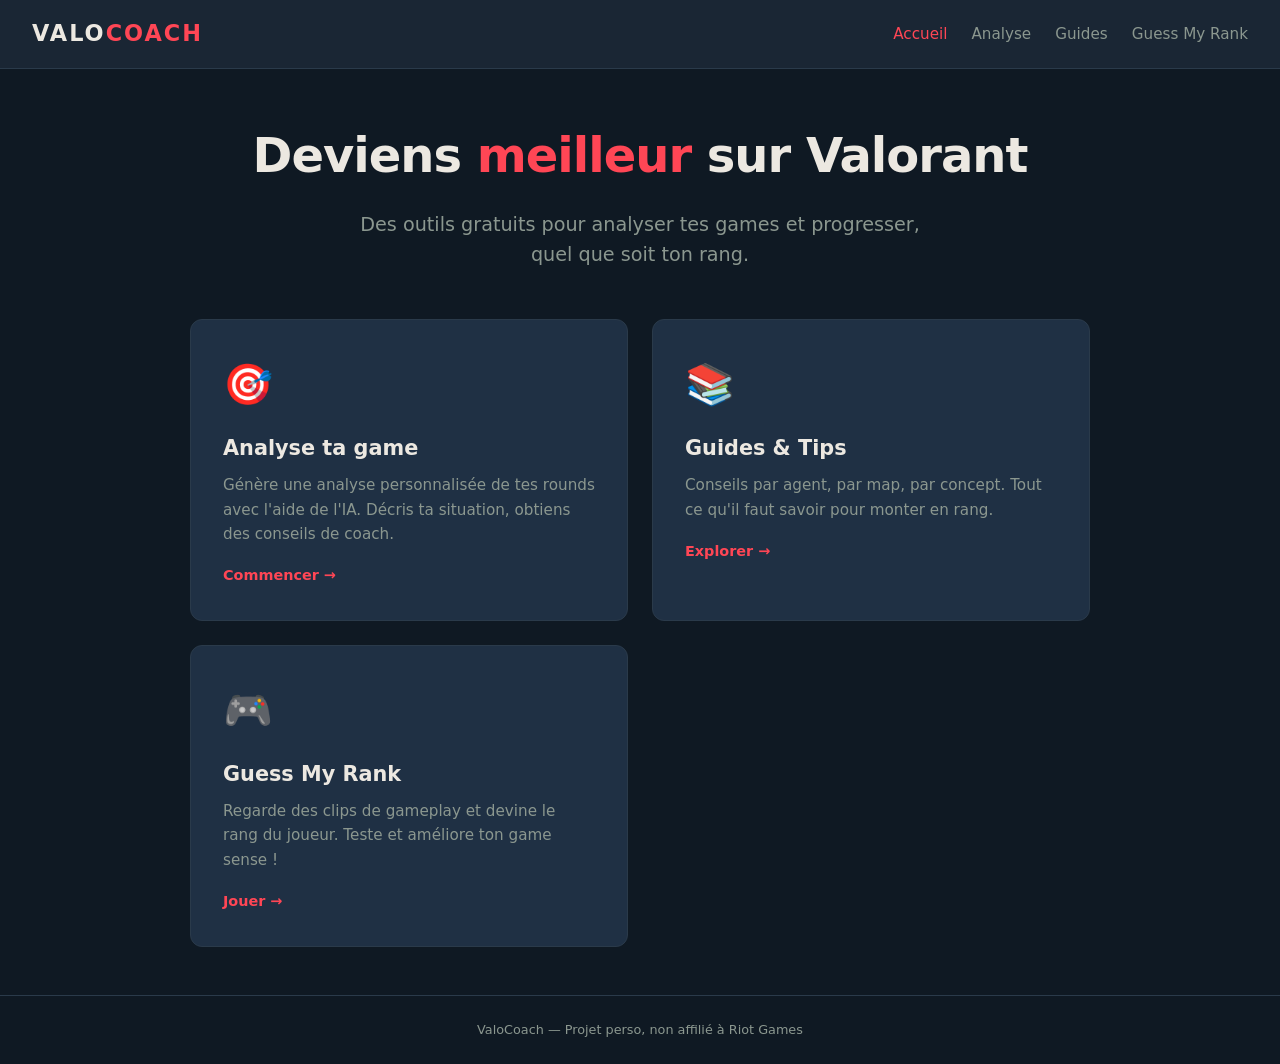
<file: index.html>
<!DOCTYPE html>
<html lang="fr">
<head>
    <meta charset="UTF-8">
    <meta name="viewport" content="width=device-width, initial-scale=1.0">
    <title>ValoCoach — Progresse sur Valorant</title>
    <link rel="stylesheet" href="css/style.css">
</head>
<body>
    <nav class="navbar">
        <a href="index.html" class="nav-logo">VALO<span>COACH</span></a>
        <div class="nav-links">
            <a href="index.html" class="active">Accueil</a>
            <a href="analyze.html">Analyse</a>
            <a href="guides.html">Guides</a>
            <a href="guess-rank.html">Guess My Rank</a>
        </div>
    </nav>

    <main class="hero">
        <div class="hero-content">
            <h1>Deviens <span class="accent">meilleur</span> sur Valorant</h1>
            <p class="hero-subtitle">Des outils gratuits pour analyser tes games et progresser, quel que soit ton rang.</p>
            <div class="hero-cards">
                <a href="analyze.html" class="card">
                    <div class="card-icon">🎯</div>
                    <h2>Analyse ta game</h2>
                    <p>Génère une analyse personnalisée de tes rounds avec l'aide de l'IA. Décris ta situation, obtiens des conseils de coach.</p>
                    <span class="card-cta">Commencer →</span>
                </a>
                <a href="guides.html" class="card">
                    <div class="card-icon">📚</div>
                    <h2>Guides & Tips</h2>
                    <p>Conseils par agent, par map, par concept. Tout ce qu'il faut savoir pour monter en rang.</p>
                    <span class="card-cta">Explorer →</span>
                </a>
                <a href="guess-rank.html" class="card">
                    <div class="card-icon">🎮</div>
                    <h2>Guess My Rank</h2>
                    <p>Regarde des clips de gameplay et devine le rang du joueur. Teste et améliore ton game sense !</p>
                    <span class="card-cta">Jouer →</span>
                </a>
            </div>
        </div>
    </main>

    <footer>
        <p>ValoCoach — Projet perso, non affilié à Riot Games</p>
    </footer>
</body>
</html>
</file>
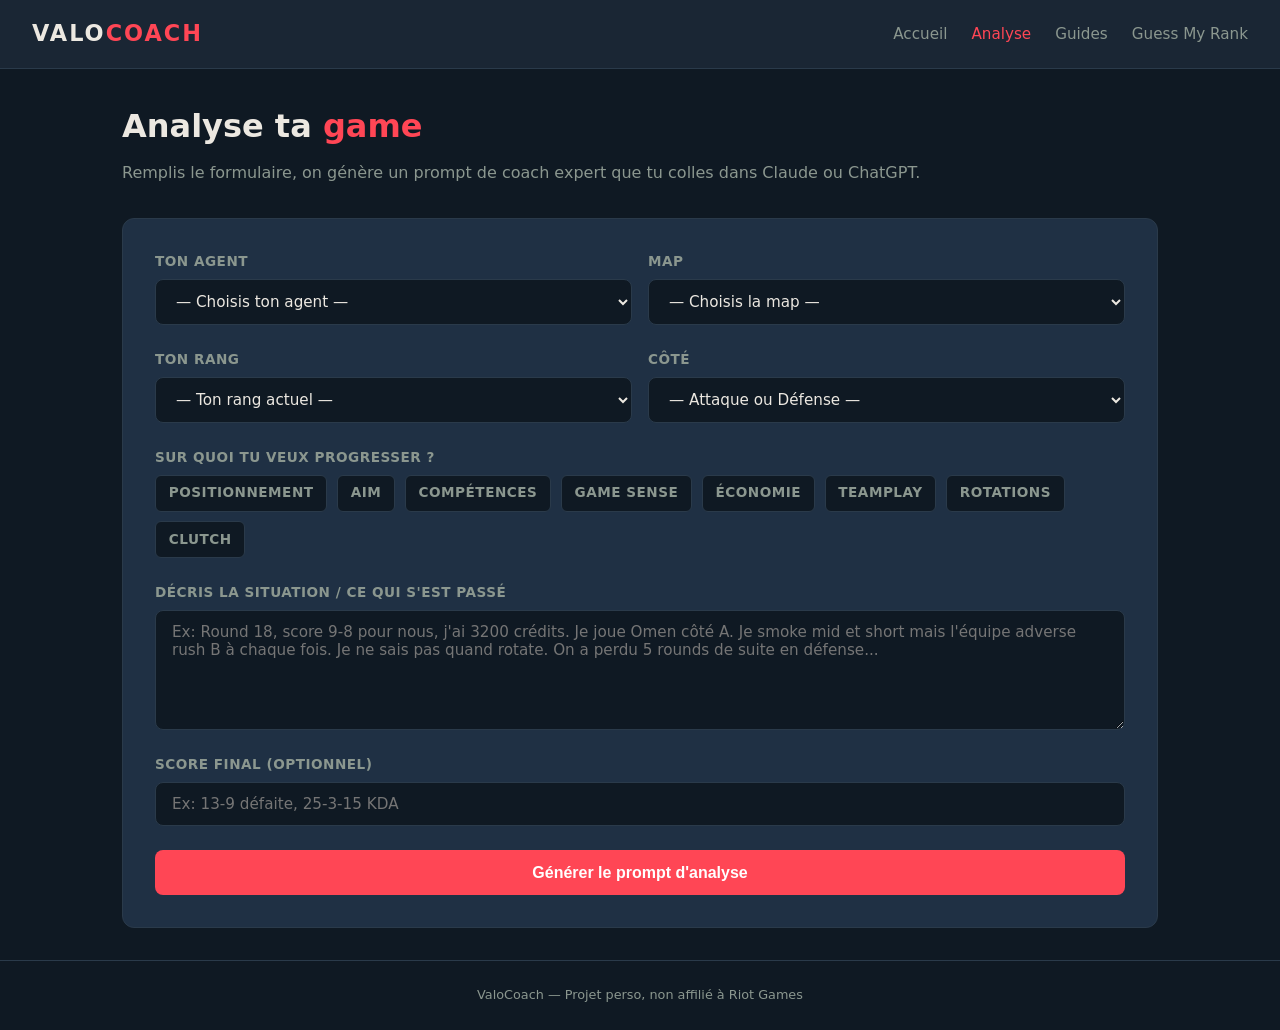
<file: analyze.html>
<!DOCTYPE html>
<html lang="fr">
<head>
    <meta charset="UTF-8">
    <meta name="viewport" content="width=device-width, initial-scale=1.0">
    <title>Analyse ta game — ValoCoach</title>
    <link rel="stylesheet" href="css/style.css">
</head>
<body>
    <nav class="navbar">
        <a href="index.html" class="nav-logo">VALO<span>COACH</span></a>
        <div class="nav-links">
            <a href="index.html">Accueil</a>
            <a href="analyze.html" class="active">Analyse</a>
            <a href="guides.html">Guides</a>
            <a href="guess-rank.html">Guess My Rank</a>
        </div>
    </nav>

    <main class="page">
        <h1>Analyse ta <span class="accent">game</span></h1>
        <p class="page-desc">Remplis le formulaire, on génère un prompt de coach expert que tu colles dans Claude ou ChatGPT.</p>

        <div class="analyze-form">
            <div class="form-row">
                <div class="form-group">
                    <label>Ton agent</label>
                    <select id="agent">
                        <option value="">— Choisis ton agent —</option>
                        <optgroup label="Duellistes">
                            <option>Jett</option>
                            <option>Reyna</option>
                            <option>Raze</option>
                            <option>Phoenix</option>
                            <option>Yoru</option>
                            <option>Neon</option>
                            <option>Iso</option>
                            <option>Waylay</option>
                        </optgroup>
                        <optgroup label="Contrôleurs">
                            <option>Omen</option>
                            <option>Brimstone</option>
                            <option>Astra</option>
                            <option>Viper</option>
                            <option>Harbor</option>
                            <option>Clove</option>
                        </optgroup>
                        <optgroup label="Initiateurs">
                            <option>Sova</option>
                            <option>Breach</option>
                            <option>Skye</option>
                            <option>KAY/O</option>
                            <option>Fade</option>
                            <option>Gekko</option>
                            <option>Tejo</option>
                        </optgroup>
                        <optgroup label="Sentinelles">
                            <option>Killjoy</option>
                            <option>Cypher</option>
                            <option>Sage</option>
                            <option>Chamber</option>
                            <option>Deadlock</option>
                            <option>Vyse</option>
                        </optgroup>
                    </select>
                </div>
                <div class="form-group">
                    <label>Map</label>
                    <select id="map">
                        <option value="">— Choisis la map —</option>
                        <option>Ascent</option>
                        <option>Bind</option>
                        <option>Haven</option>
                        <option>Split</option>
                        <option>Icebox</option>
                        <option>Breeze</option>
                        <option>Fracture</option>
                        <option>Pearl</option>
                        <option>Lotus</option>
                        <option>Sunset</option>
                        <option>Abyss</option>
                    </select>
                </div>
            </div>

            <div class="form-row">
                <div class="form-group">
                    <label>Ton rang</label>
                    <select id="rank">
                        <option value="">— Ton rang actuel —</option>
                        <option>Iron</option>
                        <option>Bronze</option>
                        <option>Silver</option>
                        <option>Gold</option>
                        <option>Platinum</option>
                        <option>Diamond</option>
                        <option>Ascendant</option>
                        <option>Immortal</option>
                        <option>Radiant</option>
                    </select>
                </div>
                <div class="form-group">
                    <label>Côté</label>
                    <select id="side">
                        <option value="">— Attaque ou Défense —</option>
                        <option>Attaque</option>
                        <option>Défense</option>
                        <option>Les deux</option>
                    </select>
                </div>
            </div>

            <div class="form-group">
                <label>Sur quoi tu veux progresser ?</label>
                <div class="checkbox-group" id="focus-areas">
                    <label class="checkbox-label"><input type="checkbox" value="Positionnement"> Positionnement</label>
                    <label class="checkbox-label"><input type="checkbox" value="Aim / Crosshair placement"> Aim</label>
                    <label class="checkbox-label"><input type="checkbox" value="Utilisation des compétences"> Compétences</label>
                    <label class="checkbox-label"><input type="checkbox" value="Game sense / Lecture du jeu"> Game sense</label>
                    <label class="checkbox-label"><input type="checkbox" value="Économie (achat/save)"> Économie</label>
                    <label class="checkbox-label"><input type="checkbox" value="Communication et teamplay"> Teamplay</label>
                    <label class="checkbox-label"><input type="checkbox" value="Rotations et timing"> Rotations</label>
                    <label class="checkbox-label"><input type="checkbox" value="Clutch et post-plant"> Clutch</label>
                </div>
            </div>

            <div class="form-group">
                <label>Décris la situation / ce qui s'est passé</label>
                <textarea id="situation" placeholder="Ex: Round 18, score 9-8 pour nous, j'ai 3200 crédits. Je joue Omen côté A. Je smoke mid et short mais l'équipe adverse rush B à chaque fois. Je ne sais pas quand rotate. On a perdu 5 rounds de suite en défense..."></textarea>
            </div>

            <div class="form-group">
                <label>Score final (optionnel)</label>
                <input type="text" id="score" placeholder="Ex: 13-9 défaite, 25-3-15 KDA">
            </div>

            <button class="btn" onclick="generatePrompt()">Générer le prompt d'analyse</button>
        </div>

        <div class="prompt-output" id="prompt-output">
            <h2>Ton prompt de coach est prêt</h2>
            <p class="page-desc">Copie ce texte et colle-le dans <a href="https://claude.ai" target="_blank" style="color: var(--accent);">Claude.ai</a> ou <a href="https://chat.openai.com" target="_blank" style="color: var(--accent);">ChatGPT</a> pour obtenir ton analyse.</p>
            <div class="prompt-box" id="prompt-text"></div>
            <div class="prompt-actions">
                <button class="btn btn-copy" onclick="copyPrompt()">Copier le prompt</button>
                <span class="copy-feedback" id="copy-feedback">✓ Copié !</span>
            </div>
        </div>
    </main>

    <footer>
        <p>ValoCoach — Projet perso, non affilié à Riot Games</p>
    </footer>

    <script src="js/analyze.js"></script>
</body>
</html>
</file>
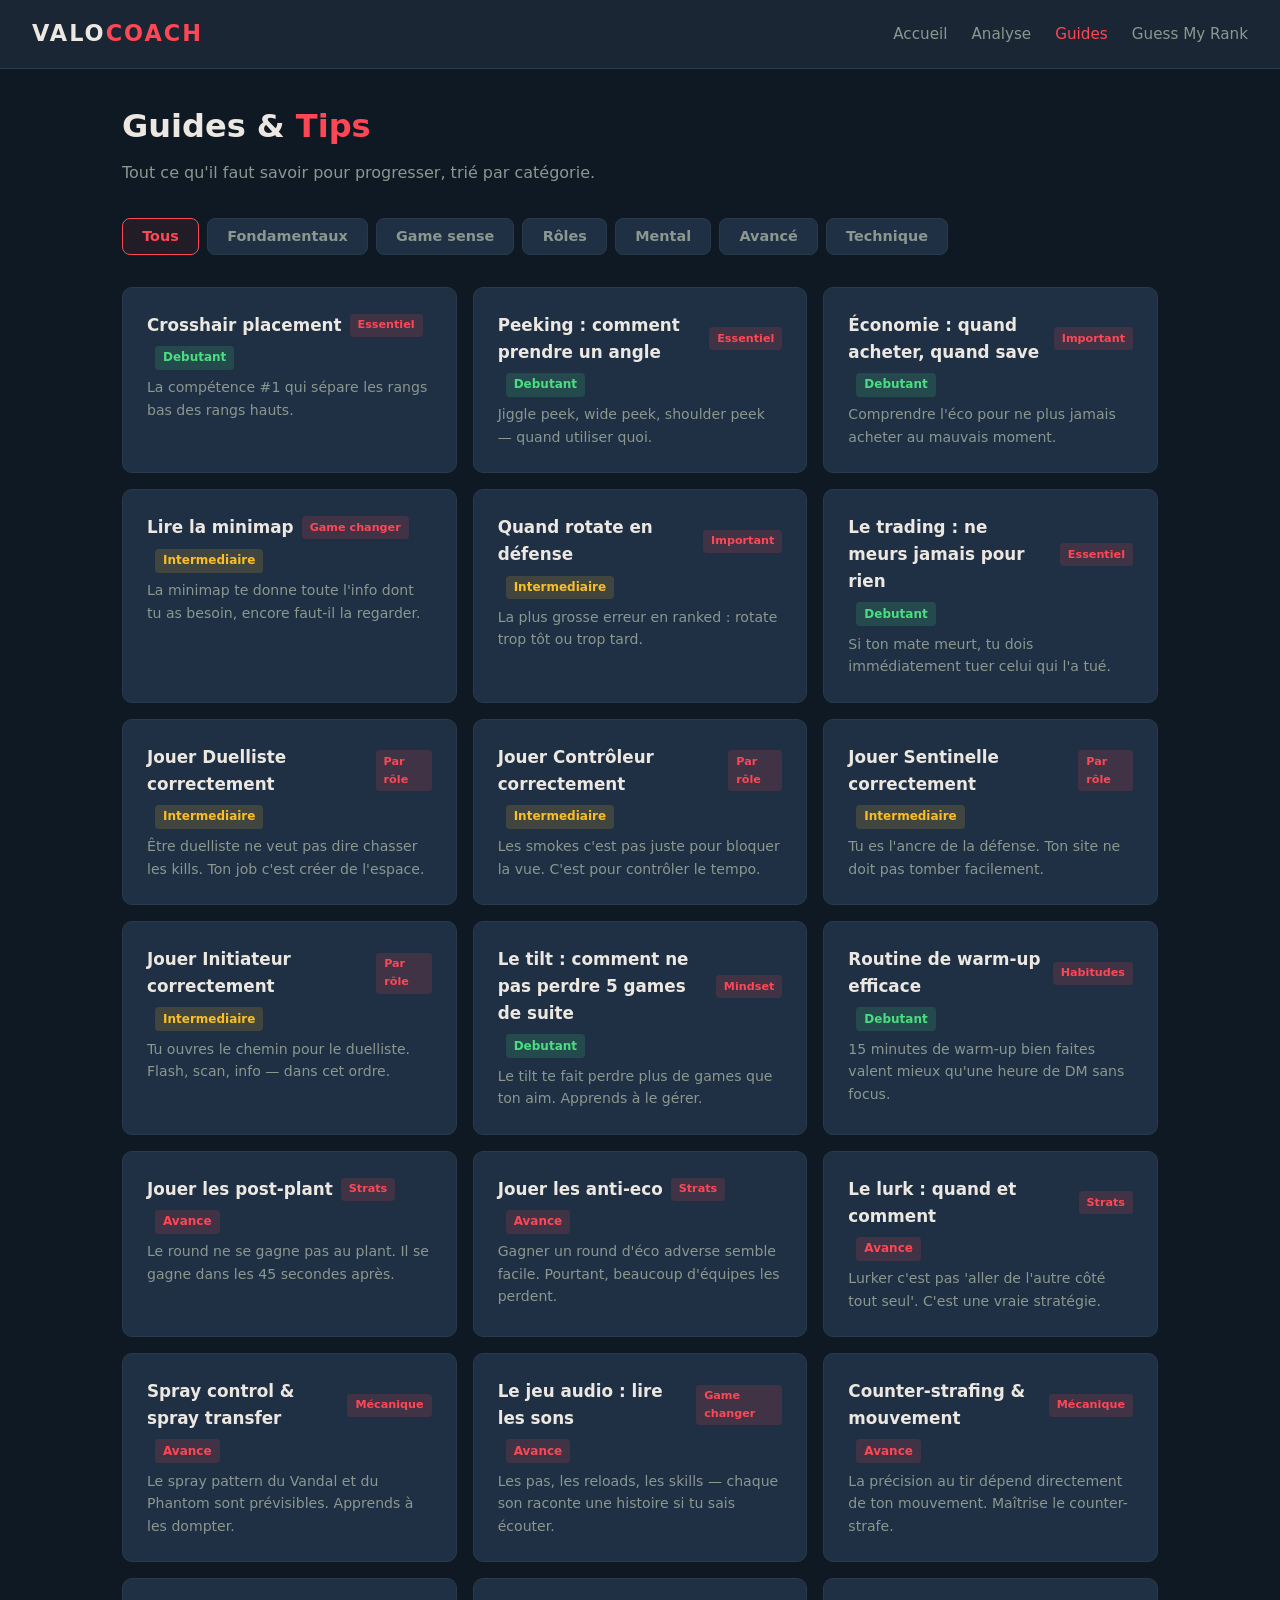
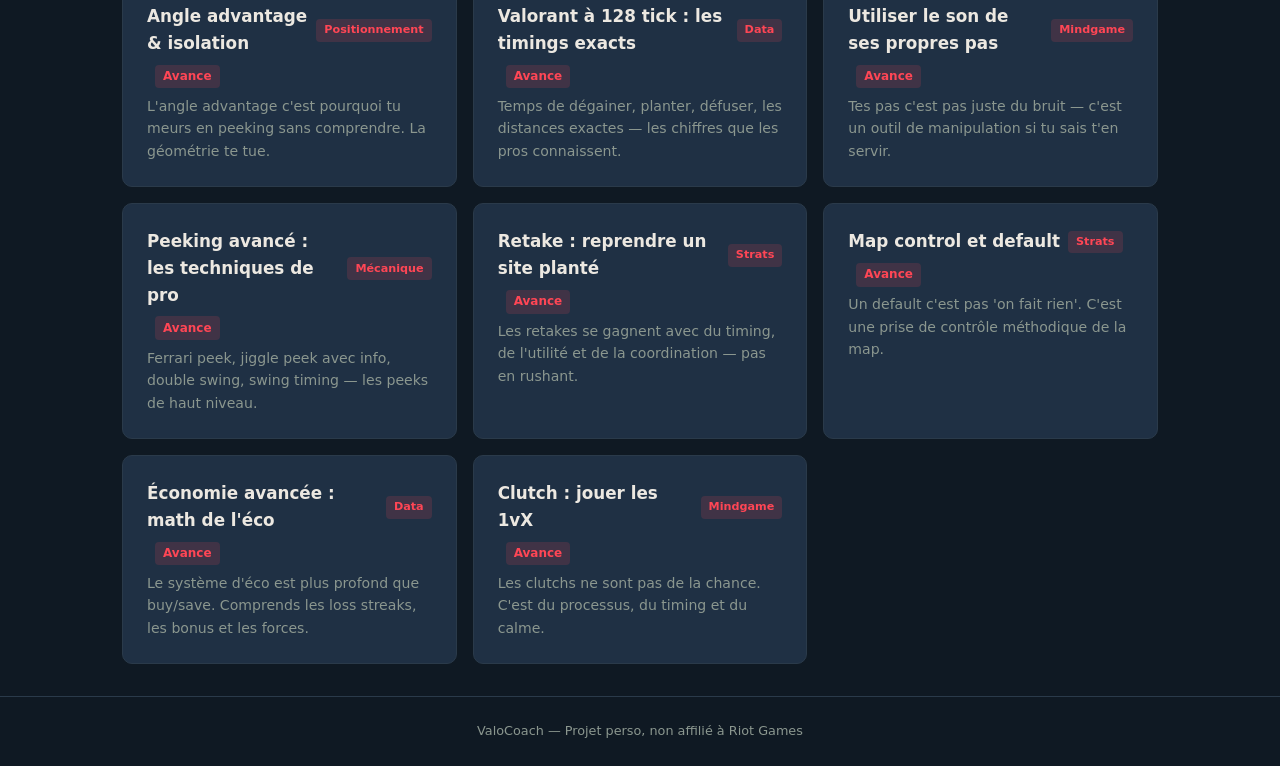
<file: guides.html>
<!DOCTYPE html>
<html lang="fr">
<head>
    <meta charset="UTF-8">
    <meta name="viewport" content="width=device-width, initial-scale=1.0">
    <title>Guides — ValoCoach</title>
    <link rel="stylesheet" href="css/style.css">
</head>
<body>
    <nav class="navbar">
        <a href="index.html" class="nav-logo">VALO<span>COACH</span></a>
        <div class="nav-links">
            <a href="index.html">Accueil</a>
            <a href="analyze.html">Analyse</a>
            <a href="guides.html" class="active">Guides</a>
            <a href="guess-rank.html">Guess My Rank</a>
        </div>
    </nav>

    <main class="page">
        <h1>Guides & <span class="accent">Tips</span></h1>
        <p class="page-desc">Tout ce qu'il faut savoir pour progresser, trié par catégorie.</p>

        <div class="guides-nav" id="tabs"></div>

        <div class="guide-detail" id="guide-detail">
            <button class="close-btn" onclick="closeDetail()">✕</button>
            <div id="guide-detail-content"></div>
        </div>

        <div class="guides-grid" id="guides-grid"></div>
    </main>

    <footer>
        <p>ValoCoach — Projet perso, non affilié à Riot Games</p>
    </footer>

    <script src="js/guides.js"></script>
</body>
</html>
</file>
<file: css/style.css>
/* === RESET & BASE === */
* { margin: 0; padding: 0; box-sizing: border-box; }

:root {
    --bg: #0f1923;
    --bg-light: #1a2634;
    --bg-card: #1f3044;
    --accent: #ff4655;
    --accent-hover: #ff6b77;
    --text: #ece8e1;
    --text-muted: #8b978f;
    --border: #2a3a4a;
    --success: #4ade80;
    --warning: #fbbf24;
}

body {
    font-family: 'Segoe UI', system-ui, -apple-system, sans-serif;
    background: var(--bg);
    color: var(--text);
    min-height: 100vh;
    display: flex;
    flex-direction: column;
    line-height: 1.6;
}

/* === NAVBAR === */
.navbar {
    display: flex;
    align-items: center;
    justify-content: space-between;
    padding: 1rem 2rem;
    background: var(--bg-light);
    border-bottom: 1px solid var(--border);
    position: sticky;
    top: 0;
    z-index: 100;
}

.nav-logo {
    font-size: 1.4rem;
    font-weight: 900;
    text-decoration: none;
    color: var(--text);
    letter-spacing: 2px;
}

.nav-logo span { color: var(--accent); }

.nav-links { display: flex; gap: 1.5rem; }

.nav-links a {
    color: var(--text-muted);
    text-decoration: none;
    font-weight: 500;
    transition: color 0.2s;
    font-size: 0.95rem;
}

.nav-links a:hover,
.nav-links a.active { color: var(--accent); }

/* === HERO === */
.hero {
    flex: 1;
    display: flex;
    align-items: center;
    justify-content: center;
    padding: 3rem 2rem;
}

.hero-content {
    max-width: 900px;
    text-align: center;
}

.hero-content h1 {
    font-size: 3rem;
    font-weight: 900;
    letter-spacing: -1px;
    margin-bottom: 1rem;
}

.accent { color: var(--accent); }

.hero-subtitle {
    font-size: 1.2rem;
    color: var(--text-muted);
    margin-bottom: 3rem;
    max-width: 600px;
    margin-left: auto;
    margin-right: auto;
}

/* === CARDS === */
.hero-cards {
    display: grid;
    grid-template-columns: repeat(auto-fit, minmax(300px, 1fr));
    gap: 1.5rem;
    text-align: left;
}

.card {
    background: var(--bg-card);
    border: 1px solid var(--border);
    border-radius: 12px;
    padding: 2rem;
    text-decoration: none;
    color: var(--text);
    transition: all 0.3s;
    display: block;
}

.card:hover {
    border-color: var(--accent);
    transform: translateY(-4px);
    box-shadow: 0 8px 30px rgba(255, 70, 85, 0.15);
}

.card-icon { font-size: 2.5rem; margin-bottom: 1rem; }

.card h2 {
    font-size: 1.3rem;
    margin-bottom: 0.5rem;
    font-weight: 700;
}

.card p {
    color: var(--text-muted);
    font-size: 0.95rem;
    margin-bottom: 1rem;
}

.card-cta {
    color: var(--accent);
    font-weight: 600;
    font-size: 0.9rem;
}

/* === PAGE LAYOUT === */
.page {
    flex: 1;
    padding: 2rem;
    max-width: 1100px;
    margin: 0 auto;
    width: 100%;
}

.page h1 {
    font-size: 2rem;
    margin-bottom: 0.5rem;
    font-weight: 900;
}

.page-desc {
    color: var(--text-muted);
    margin-bottom: 2rem;
    font-size: 1rem;
}

/* === ANALYZE FORM === */
.analyze-form {
    background: var(--bg-card);
    border: 1px solid var(--border);
    border-radius: 12px;
    padding: 2rem;
    display: flex;
    flex-direction: column;
    gap: 1.5rem;
}

.form-row {
    display: grid;
    grid-template-columns: 1fr 1fr;
    gap: 1rem;
}

.form-group {
    display: flex;
    flex-direction: column;
    gap: 0.4rem;
}

.form-group label {
    font-weight: 600;
    font-size: 0.85rem;
    color: var(--text-muted);
    text-transform: uppercase;
    letter-spacing: 0.5px;
}

.form-group select,
.form-group input,
.form-group textarea {
    background: var(--bg);
    border: 1px solid var(--border);
    border-radius: 8px;
    padding: 0.75rem 1rem;
    color: var(--text);
    font-size: 0.95rem;
    font-family: inherit;
    transition: border-color 0.2s;
}

.form-group select:focus,
.form-group input:focus,
.form-group textarea:focus {
    outline: none;
    border-color: var(--accent);
}

.form-group textarea {
    min-height: 120px;
    resize: vertical;
}

.form-group select { cursor: pointer; }

.checkbox-group {
    display: flex;
    flex-wrap: wrap;
    gap: 0.6rem;
}

.checkbox-label {
    display: flex;
    align-items: center;
    gap: 0.4rem;
    background: var(--bg);
    border: 1px solid var(--border);
    border-radius: 6px;
    padding: 0.4rem 0.8rem;
    cursor: pointer;
    font-size: 0.85rem;
    transition: all 0.2s;
}

.checkbox-label:hover { border-color: var(--accent); }

.checkbox-label input { display: none; }

.checkbox-label.checked {
    border-color: var(--accent);
    background: rgba(255, 70, 85, 0.1);
    color: var(--accent);
}

/* === BUTTONS === */
.btn {
    background: var(--accent);
    color: white;
    border: none;
    border-radius: 8px;
    padding: 0.85rem 1.5rem;
    font-size: 1rem;
    font-weight: 700;
    cursor: pointer;
    transition: all 0.2s;
    text-align: center;
    text-decoration: none;
    display: inline-block;
}

.btn:hover { background: var(--accent-hover); transform: translateY(-1px); }

.btn-secondary {
    background: transparent;
    border: 1px solid var(--border);
    color: var(--text);
}

.btn-secondary:hover {
    background: var(--bg-card);
    border-color: var(--text-muted);
}

.btn-copy {
    background: transparent;
    border: 1px solid var(--accent);
    color: var(--accent);
}

.btn-copy:hover { background: rgba(255, 70, 85, 0.1); }

/* === PROMPT OUTPUT === */
.prompt-output {
    display: none;
    margin-top: 2rem;
}

.prompt-output.visible { display: block; }

.prompt-output h2 {
    font-size: 1.2rem;
    margin-bottom: 1rem;
}

.prompt-box {
    background: var(--bg);
    border: 1px solid var(--border);
    border-radius: 8px;
    padding: 1.5rem;
    white-space: pre-wrap;
    font-size: 0.9rem;
    line-height: 1.7;
    max-height: 500px;
    overflow-y: auto;
    margin-bottom: 1rem;
}

.prompt-actions {
    display: flex;
    gap: 0.75rem;
    flex-wrap: wrap;
}

.copy-feedback {
    color: var(--success);
    font-size: 0.85rem;
    display: none;
    align-items: center;
    gap: 0.3rem;
}

/* === GUIDES === */
.guides-nav {
    display: flex;
    gap: 0.5rem;
    margin-bottom: 2rem;
    flex-wrap: wrap;
}

.tab-btn {
    background: var(--bg-card);
    border: 1px solid var(--border);
    color: var(--text-muted);
    border-radius: 8px;
    padding: 0.6rem 1.2rem;
    cursor: pointer;
    font-size: 0.9rem;
    font-weight: 600;
    transition: all 0.2s;
    font-family: inherit;
}

.tab-btn:hover { border-color: var(--text-muted); color: var(--text); }

.tab-btn.active {
    border-color: var(--accent);
    color: var(--accent);
    background: rgba(255, 70, 85, 0.08);
}

.guides-grid {
    display: grid;
    grid-template-columns: repeat(auto-fill, minmax(320px, 1fr));
    gap: 1rem;
}

.guide-card {
    background: var(--bg-card);
    border: 1px solid var(--border);
    border-radius: 10px;
    padding: 1.5rem;
    cursor: pointer;
    transition: all 0.2s;
}

.guide-card:hover {
    border-color: var(--accent);
}

.guide-card h3 {
    font-size: 1.05rem;
    margin-bottom: 0.3rem;
    display: flex;
    align-items: center;
    gap: 0.5rem;
}

.guide-card .tag {
    font-size: 0.7rem;
    background: rgba(255, 70, 85, 0.15);
    color: var(--accent);
    padding: 0.15rem 0.5rem;
    border-radius: 4px;
    font-weight: 600;
}

.guide-card .preview {
    color: var(--text-muted);
    font-size: 0.88rem;
    margin-top: 0.4rem;
}

.guide-detail {
    display: none;
    background: var(--bg-card);
    border: 1px solid var(--border);
    border-radius: 12px;
    padding: 2rem;
    margin-bottom: 1.5rem;
}

.guide-detail.visible { display: block; }

.guide-detail h2 { font-size: 1.4rem; margin-bottom: 1rem; }

.guide-detail h3 {
    color: var(--accent);
    font-size: 1rem;
    margin: 1.2rem 0 0.5rem;
}

.guide-detail p,
.guide-detail li {
    color: var(--text-muted);
    font-size: 0.92rem;
    line-height: 1.7;
}

.guide-detail ul {
    padding-left: 1.2rem;
    display: flex;
    flex-direction: column;
    gap: 0.3rem;
}

.guide-detail .close-btn {
    float: right;
    background: none;
    border: none;
    color: var(--text-muted);
    font-size: 1.5rem;
    cursor: pointer;
    padding: 0.2rem 0.5rem;
    line-height: 1;
}

.guide-detail .close-btn:hover { color: var(--accent); }

.difficulty {
    display: inline-block;
    font-size: 0.75rem;
    padding: 0.15rem 0.5rem;
    border-radius: 4px;
    font-weight: 600;
    margin-left: 0.5rem;
}

.diff-debutant { background: rgba(74, 222, 128, 0.15); color: var(--success); }
.diff-intermediaire { background: rgba(251, 191, 36, 0.15); color: var(--warning); }
.diff-avance { background: rgba(255, 70, 85, 0.15); color: var(--accent); }

/* === FOOTER === */
footer {
    text-align: center;
    padding: 1.5rem;
    color: var(--text-muted);
    font-size: 0.8rem;
    border-top: 1px solid var(--border);
}

/* === RESPONSIVE === */
@media (max-width: 768px) {
    .hero-content h1 { font-size: 2rem; }
    .form-row { grid-template-columns: 1fr; }
    .navbar { padding: 0.8rem 1rem; }
    .nav-logo { font-size: 1.1rem; }
    .nav-links { gap: 1rem; }
    .nav-links a { font-size: 0.85rem; }
    .page { padding: 1.5rem 1rem; }
    .guides-grid { grid-template-columns: 1fr; }
}

/* === SCROLLBAR === */
::-webkit-scrollbar { width: 8px; }
::-webkit-scrollbar-track { background: var(--bg); }
::-webkit-scrollbar-thumb { background: var(--border); border-radius: 4px; }
::-webkit-scrollbar-thumb:hover { background: var(--text-muted); }
</file>
